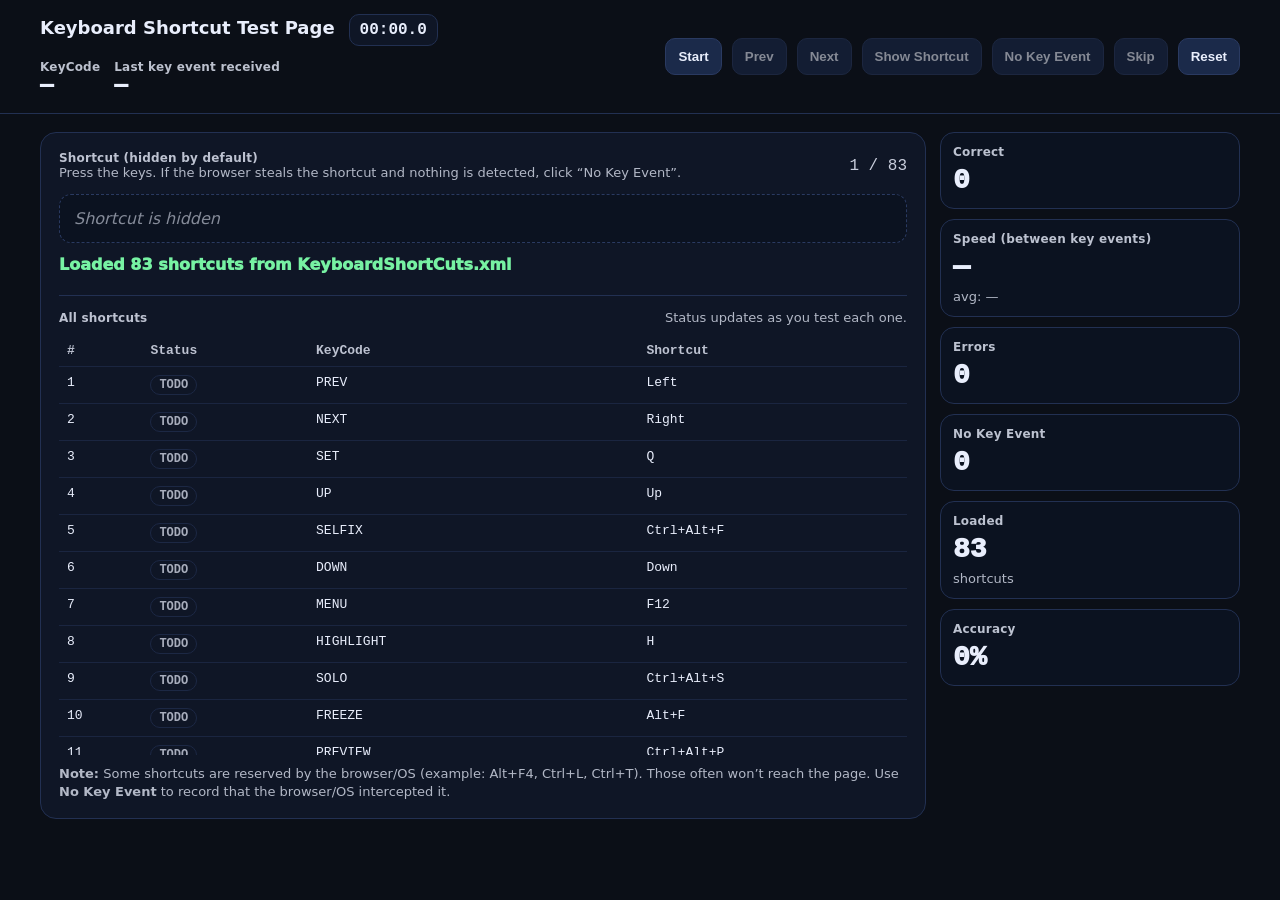
<file: test.html>
<!doctype html>
<html lang="en">
<head>
  <meta charset="UTF-8" />
  <meta name="viewport" content="width=device-width, initial-scale=1.0" />
  <title>Keyboard Shortcut Test Page</title>
  <style>
    :root { color-scheme: dark; }
    body {
      font-family: system-ui, -apple-system, Segoe UI, Roboto, sans-serif;
      margin: 0;
      background: #0b0f17;
      color: #e9eefc;
    }
    .topbar {
      position: sticky; top: 0; z-index: 10;
      background: #0b0f17;
      border-bottom: 1px solid #223052;
    }
    .topinner {
      max-width: 1200px;
      margin: 0 auto;
      padding: 14px 18px;
      display: grid;
      grid-template-columns: 1fr auto;
      gap: 14px;
      align-items: center;
    }
    h1 { font-size: 18px; margin: 0; }
    .title { display: flex; flex-wrap: wrap; gap: 14px; align-items: baseline; }
    .timer {
      font-weight: 900;
      font-size: 16px;
      padding: 6px 10px;
      border: 1px solid #223052;
      border-radius: 10px;
      background: #0f1626;
      font-family: ui-monospace, SFMono-Regular, Menlo, Monaco, Consolas, "Liberation Mono", "Courier New", monospace;
    }
    .keycodeWrap { display:flex; gap: 14px; align-items: baseline; }
    .label { opacity: 0.8; font-weight: 650; font-size: 12px; letter-spacing: .2px; }
    .keycode {
      font-size: 22px;
      font-weight: 1000;
      letter-spacing: 0.3px;
      font-family: ui-monospace, SFMono-Regular, Menlo, Monaco, Consolas, "Liberation Mono", "Courier New", monospace;
    }
    .controls {
      display: flex; gap: 10px; flex-wrap: wrap; justify-content: flex-end;
    }
    button {
      background: #1b2a4a;
      border: 1px solid #2a3a61;
      color: #e9eefc;
      padding: 10px 12px;
      border-radius: 10px;
      cursor: pointer;
      font-weight: 750;
      white-space: nowrap;
    }
    button:hover { background: #22345c; }
    button:disabled { opacity: 0.55; cursor: not-allowed; }

    .wrap {
      max-width: 1200px;
      margin: 0 auto;
      padding: 18px;
      display: grid;
      grid-template-columns: 1fr 300px;
      gap: 14px;
    }

    .card {
      background: #0f1626;
      border: 1px solid #223052;
      border-radius: 16px;
      padding: 18px;
    }

    .row { display:flex; gap: 10px; flex-wrap: wrap; align-items: center; justify-content: space-between; }
    .progress {
      font-family: ui-monospace, SFMono-Regular, Menlo, Monaco, Consolas, "Liberation Mono", "Courier New", monospace;
      opacity: .85;
    }

    .shortcutBox {
      margin-top: 14px;
      padding: 14px;
      border-radius: 12px;
      border: 1px dashed #2a3a61;
      background: #0b1220;
    }
    .shortcutHidden { opacity: 0.55; font-style: italic; }
    .shortcutText {
      font-size: 36px;
      font-weight: 1000;
      letter-spacing: .6px;
      font-family: ui-monospace, SFMono-Regular, Menlo, Monaco, Consolas, "Liberation Mono", "Courier New", monospace;
    }

    .status { margin-top: 12px; min-height: 26px; font-weight: 950; }
    .ok { color: #77f2a3; }
    .bad { color: #ff8f8f; }
    .warn { color: #ffd27a; }

    .hint {
      margin-top: 8px;
      opacity: 0.85;
      font-weight: 650;
      font-family: ui-monospace, SFMono-Regular, Menlo, Monaco, Consolas, "Liberation Mono", "Courier New", monospace;
    }

    .side { position: sticky; top: 74px; align-self: start; }
    .stat {
      display: grid;
      gap: 6px;
      padding: 12px;
      border-radius: 14px;
      border: 1px solid #223052;
      background: #0b1220;
      margin-bottom: 10px;
    }
    .stat .big {
      font-size: 28px;
      font-weight: 1000;
      font-family: ui-monospace, SFMono-Regular, Menlo, Monaco, Consolas, "Liberation Mono", "Courier New", monospace;
    }
    .small { opacity: 0.75; font-size: 13px; }

    .tableWrap {
      margin-top: 14px;
      border-top: 1px solid #223052;
      padding-top: 14px;
    }
    table {
      width: 100%;
      border-collapse: collapse;
      font-family: ui-monospace, SFMono-Regular, Menlo, Monaco, Consolas, "Liberation Mono", "Courier New", monospace;
      font-size: 13px;
    }
    th, td {
      border-bottom: 1px solid #1a2540;
      padding: 8px 8px;
      text-align: left;
      vertical-align: top;
    }
    th { opacity: .8; font-weight: 900; }
    .tag {
      display:inline-block;
      padding: 2px 8px;
      border-radius: 999px;
      border: 1px solid #223052;
      background: #0f1626;
      font-weight: 900;
      font-size: 12px;
    }
    .tag.ok { border-color:#2c6b46; background:#0f1f17; color:#77f2a3; }
    .tag.bad { border-color:#6b2c2c; background:#1f0f0f; color:#ff8f8f; }
    .tag.skip { border-color:#5a5a2a; background:#1f1f0f; color:#ffd27a; }
    .tag.todo { opacity: .7; }

    .footerNote {
      margin-top: 10px;
      opacity: 0.75;
      font-size: 13px;
      line-height: 1.35;
    }
  </style>
</head>

<body>
  <div class="topbar">
    <div class="topinner">
      <div class="title">
        <h1>Keyboard Shortcut Test Page</h1>
        <div class="timer" id="timer">00:00.0</div>

        <div class="keycodeWrap">
          <div>
            <div class="label">KeyCode</div>
            <div class="keycode" id="keycode">—</div>
          </div>
          <div>
            <div class="label">Last key event received</div>
            <div class="keycode" id="lastKey">—</div>
          </div>
        </div>
      </div>

      <div class="controls">
        <button id="btnStart">Start</button>
        <button id="btnPrev" disabled>Prev</button>
        <button id="btnNext" disabled>Next</button>
        <button id="btnShow" disabled>Show Shortcut</button>
        <button id="btnNoEvent" disabled>No Key Event</button>
        <button id="btnSkip" disabled>Skip</button>
        <button id="btnReset">Reset</button>
      </div>
    </div>
  </div>

  <div class="wrap">
    <div class="card">
      <div class="row">
        <div>
          <div class="label">Shortcut (hidden by default)</div>
          <div class="small">Press the keys. If the browser steals the shortcut and nothing is detected, click “No Key Event”.</div>
        </div>
        <div class="progress" id="progress">0 / 0</div>
      </div>

      <div class="shortcutBox">
        <div id="shortcutHidden" class="shortcutHidden">Shortcut is hidden</div>
        <div id="shortcutText" class="shortcutText" style="display:none;">—</div>
      </div>

      <div class="status" id="status"></div>
      <div class="hint" id="hint"></div>

      <div class="tableWrap">
        <div class="row">
          <div class="label">All shortcuts</div>
          <div class="small">Status updates as you test each one.</div>
        </div>
        <div style="overflow:auto; max-height: 420px; margin-top:10px;">
          <table id="table">
            <thead>
              <tr>
                <th>#</th>
                <th>Status</th>
                <th>KeyCode</th>
                <th>Shortcut</th>
              </tr>
            </thead>
            <tbody id="tbody"></tbody>
          </table>
        </div>
      </div>

      <div class="footerNote">
        <b>Note:</b> Some shortcuts are reserved by the browser/OS (example: Alt+F4, Ctrl+L, Ctrl+T). Those often won’t reach the page.
        Use <b>No Key Event</b> to record that the browser/OS intercepted it.
      </div>
    </div>

    <div class="side">
      <div class="stat">
        <div class="label">Correct</div>
        <div class="big" id="correct">0</div>
      </div>

      <div class="stat">
        <div class="label">Speed (between key events)</div>
        <div class="big" id="speed">—</div>
        <div class="small" id="avgSpeed">avg: —</div>
      </div>

      <div class="stat">
        <div class="label">Errors</div>
        <div class="big" id="errors">0</div>
      </div>

      <div class="stat">
        <div class="label">No Key Event</div>
        <div class="big" id="noevent">0</div>
      </div>

      <div class="stat">
        <div class="label">Loaded</div>
        <div class="big" id="loaded">0</div>
        <div class="small">shortcuts</div>
      </div>

      <div class="stat">
        <div class="label">Accuracy</div>
        <div class="big" id="acc">0%</div>
      </div>
    </div>
  </div>

<script>
/* ============================
   Load + Parse XML
   ============================ */
function parseShortcutsXml(xmlText) {
  const doc = new DOMParser().parseFromString(xmlText, "application/xml");
  const parseError = doc.querySelector("parsererror");
  if (parseError) throw new Error("XML parse error");

  const nodes = Array.from(doc.querySelectorAll("KeyboardShortcut"));
  const out = nodes.map(n => ({
    KeyCode: n.getAttribute("KeyCode") || "",
    Shortcut: (n.getAttribute("Shortcut") || "").trim(),
    ExecutorIndex: n.getAttribute("ExecutorIndex") || "",
    SpecialExec: n.getAttribute("SpecialExec") || ""
  })).filter(x => x.Shortcut.length > 0);

  // de-dupe by Shortcut text (keep first)
  const seen = new Set();
  const deduped = [];
  for (const x of out) {
    const k = x.Shortcut;
    if (seen.has(k)) continue;
    seen.add(k);
    deduped.push(x);
  }
  return deduped;
}

async function loadBundledXml() {
  const res = await fetch("./KeyboardShortCuts.xml", { cache: "no-store" });
  if (!res.ok) throw new Error("Failed to fetch KeyboardShortCuts.xml");
  const text = await res.text();
  return parseShortcutsXml(text);
}

/* ============================
   Matching expected key events
   ============================ */
function normalizeExpected(shortcutText) {
  const raw = shortcutText.trim();
  const parts = raw.split("+").map(p => p.trim());
  const keyPart = parts[parts.length - 1];

  return {
    raw,
    ctrl: parts.includes("Ctrl"),
    alt: parts.includes("Alt"),
    key: normalizeKeyName(keyPart),
    code: normalizeCodeName(keyPart)
  };
}

function normalizeKeyName(name) {
  // letters
  if (/^[A-Z]$/.test(name)) return name.toLowerCase();
  // function keys
  if (/^F\d{1,2}$/.test(name)) return name;
  // digits
  if (/^\d$/.test(name)) return name;

  const map = {
    Left: "ArrowLeft",
    Right: "ArrowRight",
    Up: "ArrowUp",
    Down: "ArrowDown",
    PageUp: "PageUp",
    PageDown: "PageDown",
    Space: " ",
    Enter: "Enter",
    Escape: "Escape",
    Backspace: "Backspace",
    Delete: "Delete",
    Comma: ",",
    Period: ".",
    Slash: "/",
    Minus: "-",
    Equal: "=",
    LeftBracket: "[",
    RightBracket: "]",
    kpAdd: "+",
    kpSubtract: "-",
    kpDivide: "/",
    kpDecimal: "."
  };
  return map[name] ?? name;
}

function normalizeCodeName(name) {
  const codeMap = {
    kpAdd: "NumpadAdd",
    kpSubtract: "NumpadSubtract",
    kpDivide: "NumpadDivide",
    kpDecimal: "NumpadDecimal"
  };
  return codeMap[name] ?? null;
}

function matchesExpected(e, expected) {
  if (!!e.ctrlKey !== !!expected.ctrl) return false;
  if (!!e.altKey !== !!expected.alt) return false;

  if (expected.code) return e.code === expected.code;

  const actualKey = /^[A-Z]$/.test(e.key) ? e.key.toLowerCase() : e.key;
  return actualKey === expected.key;
}

function describePressed(e) {
  const mods = [];
  if (e.ctrlKey) mods.push("Ctrl");
  if (e.altKey) mods.push("Alt");
  const k = e.key === " " ? "Space" : e.key;
  return mods.length ? `${mods.join("+")}+${k}` : k;
}

/* ============================
   UI + Test Flow
   ============================ */
const elTimer = document.getElementById("timer");
const elKeycode = document.getElementById("keycode");
const elLastKey = document.getElementById("lastKey");
const elShortcutHidden = document.getElementById("shortcutHidden");
const elShortcutText = document.getElementById("shortcutText");
const elStatus = document.getElementById("status");
const elHint = document.getElementById("hint");
const elProgress = document.getElementById("progress");
const tbody = document.getElementById("tbody");

const elCorrect = document.getElementById("correct");
const elErrors = document.getElementById("errors");
const elNoEvent = document.getElementById("noevent");
const elSpeed = document.getElementById("speed");
const elAvgSpeed = document.getElementById("avgSpeed");
const elLoaded = document.getElementById("loaded");
const elAcc = document.getElementById("acc");

const btnStart = document.getElementById("btnStart");
const btnPrev = document.getElementById("btnPrev");
const btnNext = document.getElementById("btnNext");
const btnShow = document.getElementById("btnShow");
const btnNoEvent = document.getElementById("btnNoEvent");
const btnSkip = document.getElementById("btnSkip");
const btnReset = document.getElementById("btnReset");

let shortcuts = [];
let statuses = []; // "todo" | "ok" | "err" | "noevent" | "skip"
let index = 0;
let current = null;
let showShortcut = false;

let started = false;
let startTime = 0;
let timerId = null;

let correct = 0;
let errors = 0;
let noevent = 0;
let totalAttempts = 0;

let lastKeyTime = null;
let lastDeltaMs = null;
let deltas = [];

function setStatus(msg, cls) {
  elStatus.className = "status " + (cls || "");
  elStatus.textContent = msg || "";
}

function fmtTime(ms) {
  const totalSeconds = ms / 1000;
  const m = Math.floor(totalSeconds / 60);
  const s = Math.floor(totalSeconds % 60);
  const tenths = Math.floor((ms % 1000) / 100);
  return `${String(m).padStart(2, "0")}:${String(s).padStart(2, "0")}.${tenths}`;
}

function updateTimer() {
  if (!started) return;
  elTimer.textContent = fmtTime(performance.now() - startTime);
}

function updateStats() {
  elCorrect.textContent = String(correct);
  elErrors.textContent = String(errors);
  elNoEvent.textContent = String(noevent);
  elLoaded.textContent = String(shortcuts.length);

  const acc = totalAttempts ? Math.round((correct / totalAttempts) * 100) : 0;
  elAcc.textContent = `${acc}%`;

  elSpeed.textContent = lastDeltaMs == null ? "—" : `${Math.round(lastDeltaMs)} ms`;
  if (!deltas.length) elAvgSpeed.textContent = "avg: —";
  else {
    const avg = deltas.reduce((a,b)=>a+b,0) / deltas.length;
    elAvgSpeed.textContent = `avg: ${Math.round(avg)} ms`;
  }

  elProgress.textContent = shortcuts.length ? `${index + 1} / ${shortcuts.length}` : "0 / 0";
}

function renderShortcutVisibility() {
  if (!current) {
    elShortcutHidden.style.display = "";
    elShortcutText.style.display = "none";
    elShortcutText.textContent = "—";
    btnShow.textContent = "Show Shortcut";
    return;
  }
  if (showShortcut) {
    elShortcutHidden.style.display = "none";
    elShortcutText.style.display = "";
    elShortcutText.textContent = current.Shortcut;
    btnShow.textContent = "Hide Shortcut";
  } else {
    elShortcutHidden.style.display = "";
    elShortcutText.style.display = "none";
    elShortcutText.textContent = current.Shortcut;
    btnShow.textContent = "Show Shortcut";
  }
}

function renderTable() {
  tbody.innerHTML = "";
  shortcuts.forEach((s, i) => {
    const tr = document.createElement("tr");
    const st = statuses[i] || "todo";
    const tagClass = st === "ok" ? "ok" : st === "err" ? "bad" : st === "skip" || st === "noevent" ? "skip" : "todo";
    const tagText =
      st === "ok" ? "OK" :
      st === "err" ? "ERR" :
      st === "noevent" ? "NO EVENT" :
      st === "skip" ? "SKIP" : "TODO";

    tr.innerHTML = `
      <td>${i + 1}</td>
      <td><span class="tag ${tagClass}">${tagText}</span></td>
      <td>${escapeHtml(s.KeyCode || "")}</td>
      <td>${escapeHtml(s.Shortcut)}</td>
    `;

    // click row to jump
    tr.style.cursor = "pointer";
    tr.addEventListener("click", () => {
      if (!started) return;
      index = i;
      loadCurrent();
    });

    tbody.appendChild(tr);
  });
}

function escapeHtml(s) {
  return String(s).replace(/[&<>"']/g, (c) => (
    { "&": "&amp;", "<": "&lt;", ">": "&gt;", '"': "&quot;", "'": "&#39;" }[c]
  ));
}

function loadCurrent() {
  if (!shortcuts.length) return;
  current = shortcuts[index];
  current.expected = normalizeExpected(current.Shortcut);

  // KeyCode always on top
  elKeycode.textContent = current.KeyCode || "—";

  // Shortcut hidden by default
  showShortcut = false;
  renderShortcutVisibility();

  // Hint line
  const extra = [];
  if (current.ExecutorIndex) extra.push(`ExecutorIndex: ${current.ExecutorIndex}`);
  if (current.SpecialExec) extra.push(`SpecialExec: ${current.SpecialExec}`);
  elHint.textContent = extra.join(" • ");

  setStatus("Waiting for key press…", "");
  updateStats();
  highlightCurrentRow();
}

function highlightCurrentRow() {
  // simple highlight by rebuilding row styles
  Array.from(tbody.children).forEach((tr, i) => {
    tr.style.background = (i === index) ? "#101c33" : "";
  });
}

function markStatus(st) {
  const prev = statuses[index];
  statuses[index] = st;

  // If re-marking, adjust counters carefully: keep it simple — only count on key events / manual buttons,
  // and don't try to "undo" old counts.
  renderTable();
  highlightCurrentRow();
}

function next() {
  if (index < shortcuts.length - 1) {
    index += 1;
    loadCurrent();
  } else {
    setStatus("✅ Finished (end of list).", "ok");
  }
}

function prev() {
  if (index > 0) {
    index -= 1;
    loadCurrent();
  }
}

/* ============================
   Key handling
   ============================ */
window.addEventListener("keydown", (e) => {
  if (!started || !current) return;

  // Try to stop common browser behaviors (won't stop everything)
  e.preventDefault();

  // speed between key events
  const now = performance.now();
  if (lastKeyTime != null) {
    lastDeltaMs = now - lastKeyTime;
    deltas.push(lastDeltaMs);
    if (deltas.length > 300) deltas.shift();
  }
  lastKeyTime = now;

  const pressed = describePressed(e);
  elLastKey.textContent = pressed;

  totalAttempts += 1;

  const ok = matchesExpected(e, current.expected);
  if (ok) {
    correct += 1;
    setStatus("✅ Correct (matched key event).", "ok");
    markStatus("ok");
    updateStats();
    setTimeout(next, 200);
  } else {
    errors += 1;
    setStatus(`❌ Error (received: ${pressed}).`, "bad");
    markStatus("err");
    updateStats();
  }
});

/* ============================
   Buttons
   ============================ */
btnStart.addEventListener("click", () => {
  if (!shortcuts.length) {
    setStatus("No shortcuts loaded. Make sure KeyboardShortCuts.xml is in the same folder and you are using a local server.", "bad");
    return;
  }

  if (!started) {
    started = true;
    startTime = performance.now();
    timerId = setInterval(updateTimer, 100);
  }

  btnStart.disabled = true;
  btnPrev.disabled = false;
  btnNext.disabled = false;
  btnShow.disabled = false;
  btnNoEvent.disabled = false;
  btnSkip.disabled = false;

  setStatus("Started. Press the keys for each test.", "");
  loadCurrent();
});

btnPrev.addEventListener("click", () => started && prev());
btnNext.addEventListener("click", () => started && next());

btnShow.addEventListener("click", () => {
  if (!started || !current) return;
  showShortcut = !showShortcut;
  renderShortcutVisibility();
});

btnNoEvent.addEventListener("click", () => {
  if (!started || !current) return;
  noevent += 1;
  setStatus("⚠️ Marked: No key event received (likely browser/OS reserved).", "warn");
  markStatus("noevent");
  updateStats();
  setTimeout(next, 150);
});

btnSkip.addEventListener("click", () => {
  if (!started || !current) return;
  setStatus("⚠️ Skipped.", "warn");
  markStatus("skip");
  updateStats();
  setTimeout(next, 150);
});

btnReset.addEventListener("click", () => {
  started = false;
  if (timerId) clearInterval(timerId);
  timerId = null;
  elTimer.textContent = "00:00.0";

  correct = 0; errors = 0; noevent = 0; totalAttempts = 0;
  lastKeyTime = null; lastDeltaMs = null; deltas = [];
  elLastKey.textContent = "—";

  index = 0;
  current = null;
  showShortcut = false;

  btnStart.disabled = false;
  btnPrev.disabled = true;
  btnNext.disabled = true;
  btnShow.disabled = true;
  btnNoEvent.disabled = true;
  btnSkip.disabled = true;

  statuses = shortcuts.map(() => "todo");
  renderTable();
  renderShortcutVisibility();

  elKeycode.textContent = "—";
  elHint.textContent = "";
  setStatus("Reset. Press Start when ready.", "");
  updateStats();
});

/* ============================
   Init: load XML automatically
   ============================ */
(async function init() {
  setStatus("Loading KeyboardShortCuts.xml…", "");
  updateStats();

  try {
    shortcuts = await loadBundledXml();
    statuses = shortcuts.map(() => "todo");
    renderTable();
    updateStats();
    setStatus(`Loaded ${shortcuts.length} shortcuts from KeyboardShortCuts.xml`, "ok");
  } catch (err) {
    console.error(err);
    setStatus(
      "Could not load KeyboardShortCuts.xml. Make sure you are using a local server (http://...) and the XML is next to index.html.",
      "bad"
    );
  }
})();
</script>
</body>
</html>
</file>
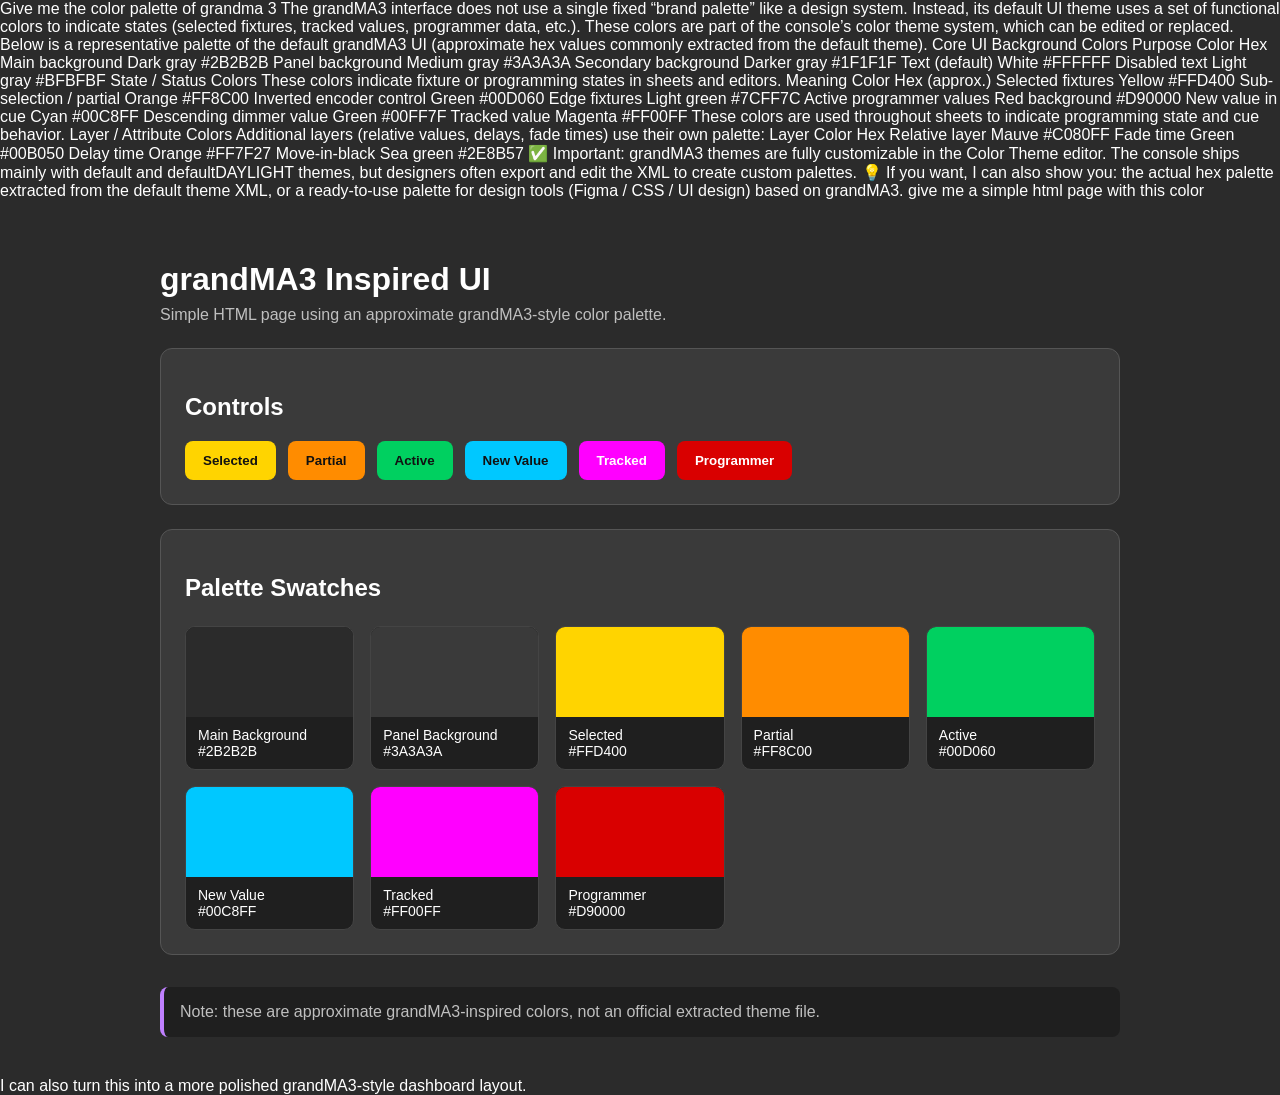
<file: testcolor.html>
Give me the color palette of grandma 3

The grandMA3 interface does not use a single fixed “brand palette” like a design system. Instead, its default UI theme uses a set of functional colors to indicate states (selected fixtures, tracked values, programmer data, etc.). These colors are part of the console’s color theme system, which can be edited or replaced. 

Below is a representative palette of the default grandMA3 UI (approximate hex values commonly extracted from the default theme).

Core UI Background Colors
Purpose	Color	Hex
Main background	Dark gray	#2B2B2B
Panel background	Medium gray	#3A3A3A
Secondary background	Darker gray	#1F1F1F
Text (default)	White	#FFFFFF
Disabled text	Light gray	#BFBFBF
State / Status Colors
These colors indicate fixture or programming states in sheets and editors.

Meaning	Color	Hex (approx.)
Selected fixtures	Yellow	#FFD400
Sub-selection / partial	Orange	#FF8C00
Inverted encoder control	Green	#00D060
Edge fixtures	Light green	#7CFF7C
Active programmer values	Red background	#D90000
New value in cue	Cyan	#00C8FF
Descending dimmer value	Green	#00FF7F
Tracked value	Magenta	#FF00FF
These colors are used throughout sheets to indicate programming state and cue behavior. 

Layer / Attribute Colors
Additional layers (relative values, delays, fade times) use their own palette:

Layer	Color	Hex
Relative layer	Mauve	#C080FF
Fade time	Green	#00B050
Delay time	Orange	#FF7F27
Move-in-black	Sea green	#2E8B57
✅ Important:

grandMA3 themes are fully customizable in the Color Theme editor.

The console ships mainly with default and defaultDAYLIGHT themes, but designers often export and edit the XML to create custom palettes. 

💡 If you want, I can also show you:

the actual hex palette extracted from the default theme XML, or

a ready-to-use palette for design tools (Figma / CSS / UI design) based on grandMA3.


give me a simple html page with this color

<!DOCTYPE html>
<html lang="en">
<head>
  <meta charset="UTF-8" />
  <meta name="viewport" content="width=device-width, initial-scale=1.0" />
  <title>grandMA3 Inspired Palette</title>
  <style>
    :root {
      --bg-main: #2B2B2B;
      --bg-panel: #3A3A3A;
      --bg-secondary: #1F1F1F;
      --text: #FFFFFF;
      --text-muted: #BFBFBF;

      --yellow: #FFD400;
      --orange: #FF8C00;
      --green: #00D060;
      --light-green: #7CFF7C;
      --red: #D90000;
      --cyan: #00C8FF;
      --magenta: #FF00FF;
      --purple: #C080FF;
    }

    * {
      box-sizing: border-box;
    }

    body {
      margin: 0;
      font-family: Arial, sans-serif;
      background: var(--bg-main);
      color: var(--text);
    }

    .container {
      max-width: 1000px;
      margin: 0 auto;
      padding: 40px 20px;
    }

    h1 {
      margin-bottom: 8px;
    }

    p {
      color: var(--text-muted);
      margin-top: 0;
    }

    .panel {
      background: var(--bg-panel);
      border: 1px solid #555;
      border-radius: 12px;
      padding: 24px;
      margin-top: 24px;
    }

    .button-row {
      display: flex;
      flex-wrap: wrap;
      gap: 12px;
      margin-top: 16px;
    }

    .btn {
      border: none;
      border-radius: 8px;
      padding: 12px 18px;
      font-weight: bold;
      cursor: pointer;
      color: #111;
    }

    .btn-yellow { background: var(--yellow); }
    .btn-orange { background: var(--orange); }
    .btn-green { background: var(--green); }
    .btn-cyan { background: var(--cyan); }
    .btn-magenta { background: var(--magenta); color: white; }
    .btn-red { background: var(--red); color: white; }

    .swatches {
      display: grid;
      grid-template-columns: repeat(auto-fit, minmax(140px, 1fr));
      gap: 16px;
      margin-top: 24px;
    }

    .swatch {
      border-radius: 10px;
      overflow: hidden;
      background: var(--bg-secondary);
      border: 1px solid #444;
    }

    .swatch-color {
      height: 90px;
    }

    .swatch-label {
      padding: 10px 12px;
      font-size: 14px;
      color: var(--text);
    }

    .footer {
      margin-top: 32px;
      padding: 16px;
      background: var(--bg-secondary);
      border-left: 4px solid var(--purple);
      border-radius: 8px;
      color: var(--text-muted);
    }
  </style>
</head>
<body>
  <div class="container">
    <h1>grandMA3 Inspired UI</h1>
    <p>Simple HTML page using an approximate grandMA3-style color palette.</p>

    <div class="panel">
      <h2>Controls</h2>
      <div class="button-row">
        <button class="btn btn-yellow">Selected</button>
        <button class="btn btn-orange">Partial</button>
        <button class="btn btn-green">Active</button>
        <button class="btn btn-cyan">New Value</button>
        <button class="btn btn-magenta">Tracked</button>
        <button class="btn btn-red">Programmer</button>
      </div>
    </div>

    <div class="panel">
      <h2>Palette Swatches</h2>
      <div class="swatches">
        <div class="swatch">
          <div class="swatch-color" style="background:#2B2B2B;"></div>
          <div class="swatch-label">Main Background<br>#2B2B2B</div>
        </div>
        <div class="swatch">
          <div class="swatch-color" style="background:#3A3A3A;"></div>
          <div class="swatch-label">Panel Background<br>#3A3A3A</div>
        </div>
        <div class="swatch">
          <div class="swatch-color" style="background:#FFD400;"></div>
          <div class="swatch-label">Selected<br>#FFD400</div>
        </div>
        <div class="swatch">
          <div class="swatch-color" style="background:#FF8C00;"></div>
          <div class="swatch-label">Partial<br>#FF8C00</div>
        </div>
        <div class="swatch">
          <div class="swatch-color" style="background:#00D060;"></div>
          <div class="swatch-label">Active<br>#00D060</div>
        </div>
        <div class="swatch">
          <div class="swatch-color" style="background:#00C8FF;"></div>
          <div class="swatch-label">New Value<br>#00C8FF</div>
        </div>
        <div class="swatch">
          <div class="swatch-color" style="background:#FF00FF;"></div>
          <div class="swatch-label">Tracked<br>#FF00FF</div>
        </div>
        <div class="swatch">
          <div class="swatch-color" style="background:#D90000;"></div>
          <div class="swatch-label">Programmer<br>#D90000</div>
        </div>
      </div>
    </div>

    <div class="footer">
      Note: these are approximate grandMA3-inspired colors, not an official extracted theme file.
    </div>
  </div>
</body>
</html>
I can also turn this into a more polished grandMA3-style dashboard layout.
</file>
